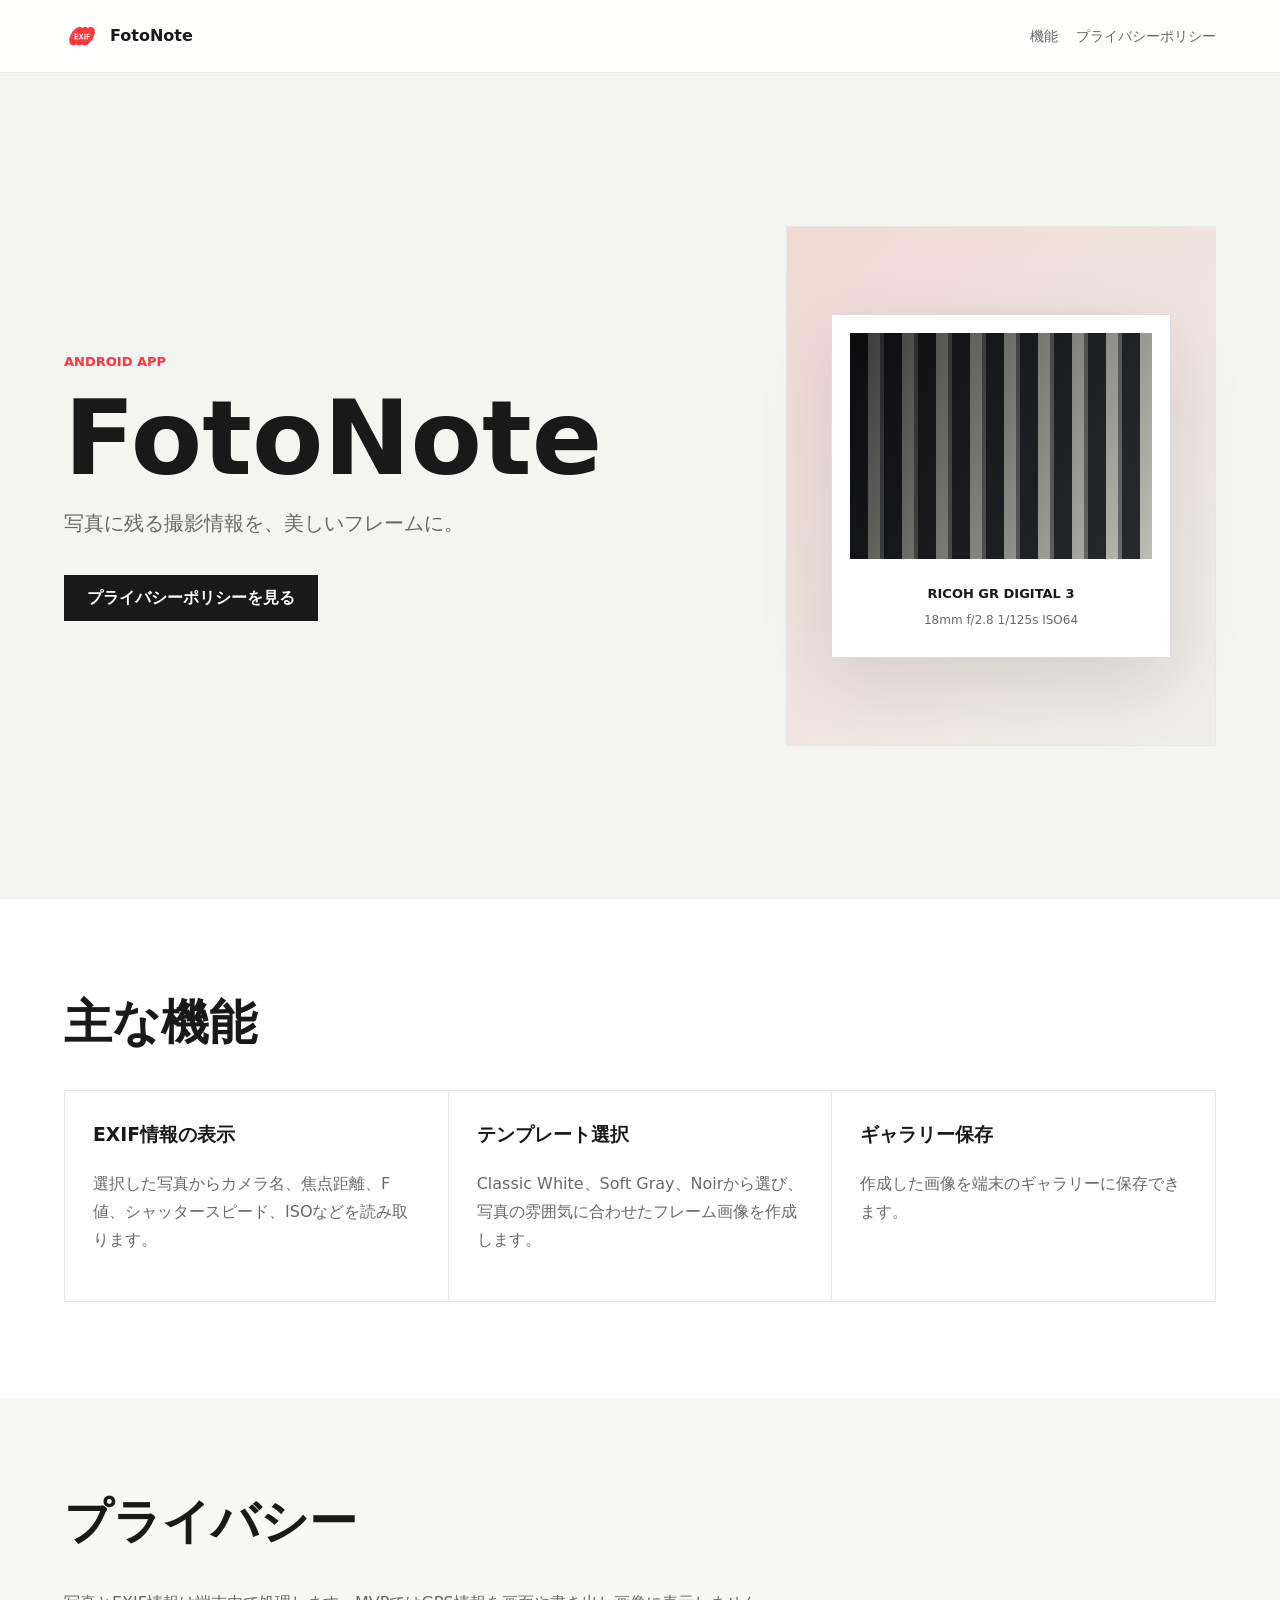
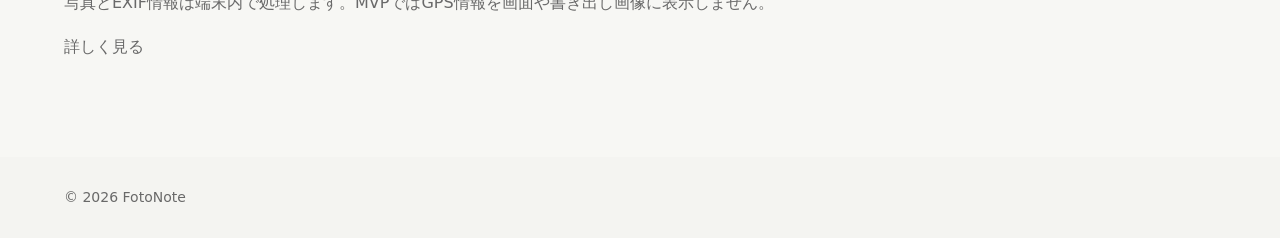
<file: site/index.html>
<!doctype html>
<html lang="ja">
  <head>
    <meta charset="utf-8">
    <meta name="viewport" content="width=device-width, initial-scale=1">
    <meta name="description" content="FotoNoteは、写真のEXIF情報を読み取り、カメラ情報付きのフレーム画像を作成できるAndroidアプリです。">
    <title>FotoNote</title>
    <link rel="stylesheet" href="styles.css">
    <link rel="icon" href="assets/icon.png">
  </head>
  <body>
    <header class="site-header">
      <a class="brand" href="index.html" aria-label="FotoNote ホーム">
        <img src="assets/icon.png" alt="" width="36" height="36">
        <span>FotoNote</span>
      </a>
      <nav aria-label="主要リンク">
        <a href="#features">機能</a>
        <a href="privacy.html">プライバシーポリシー</a>
      </nav>
    </header>

    <main>
      <section class="hero">
        <div class="hero-text">
          <p class="eyebrow">Android app</p>
          <h1>FotoNote</h1>
          <p class="lead">写真に残る撮影情報を、美しいフレームに。</p>
          <a class="primary-link" href="privacy.html">プライバシーポリシーを見る</a>
        </div>
        <div class="phone-preview" aria-label="FotoNoteの作成イメージ">
          <div class="frame-card">
            <div class="sample-photo"></div>
            <div class="meta-block">
              <strong>RICOH GR DIGITAL 3</strong>
              <span>18mm  f/2.8  1/125s  ISO64</span>
            </div>
          </div>
        </div>
      </section>

      <section id="features" class="section">
        <h2>主な機能</h2>
        <div class="feature-grid">
          <article>
            <h3>EXIF情報の表示</h3>
            <p>選択した写真からカメラ名、焦点距離、F値、シャッタースピード、ISOなどを読み取ります。</p>
          </article>
          <article>
            <h3>テンプレート選択</h3>
            <p>Classic White、Soft Gray、Noirから選び、写真の雰囲気に合わせたフレーム画像を作成します。</p>
          </article>
          <article>
            <h3>ギャラリー保存</h3>
            <p>作成した画像を端末のギャラリーに保存できます。</p>
          </article>
        </div>
      </section>

      <section class="section muted">
        <h2>プライバシー</h2>
        <p>写真とEXIF情報は端末内で処理します。MVPではGPS情報を画面や書き出し画像に表示しません。</p>
        <a class="text-link" href="privacy.html">詳しく見る</a>
      </section>
    </main>

    <footer>
      <span>© 2026 FotoNote</span>
    </footer>
  </body>
</html>
</file>
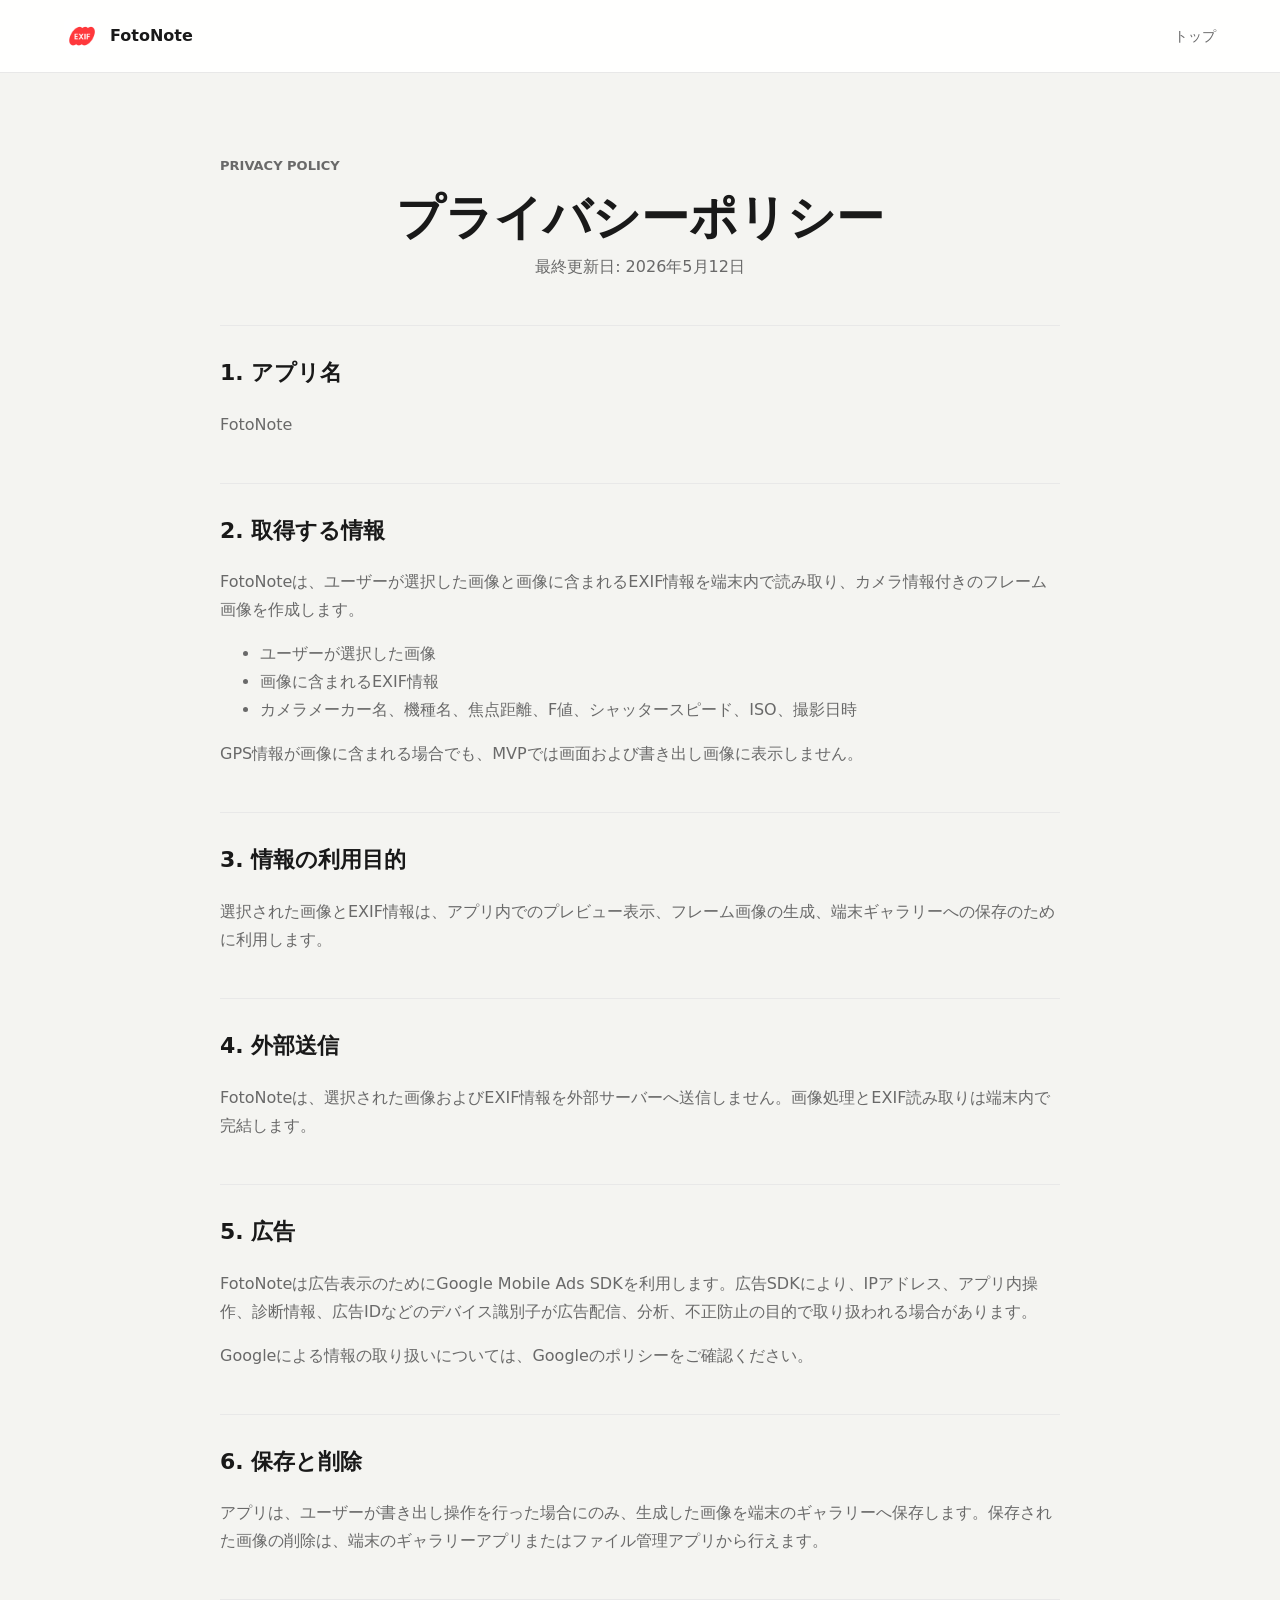
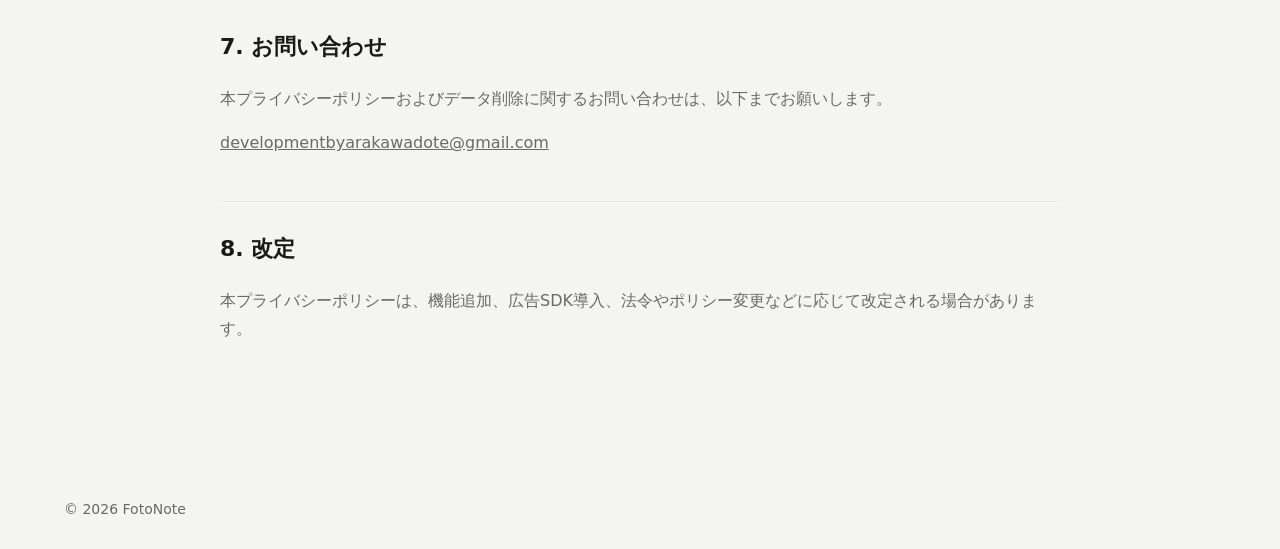
<file: site/privacy.html>
<!doctype html>
<html lang="ja">
  <head>
    <meta charset="utf-8">
    <meta name="viewport" content="width=device-width, initial-scale=1">
    <meta name="description" content="FotoNoteのプライバシーポリシーです。">
    <title>プライバシーポリシー | FotoNote</title>
    <link rel="stylesheet" href="styles.css">
    <link rel="icon" href="assets/icon.png">
  </head>
  <body>
    <header class="site-header">
      <a class="brand" href="index.html" aria-label="FotoNote ホーム">
        <img src="assets/icon.png" alt="" width="36" height="36">
        <span>FotoNote</span>
      </a>
      <nav aria-label="主要リンク">
        <a href="index.html">トップ</a>
      </nav>
    </header>

    <main class="policy">
      <p class="eyebrow">Privacy Policy</p>
      <h1>プライバシーポリシー</h1>
      <p class="updated">最終更新日: 2026年5月12日</p>

      <section>
        <h2>1. アプリ名</h2>
        <p>FotoNote</p>
      </section>

      <section>
        <h2>2. 取得する情報</h2>
        <p>FotoNoteは、ユーザーが選択した画像と画像に含まれるEXIF情報を端末内で読み取り、カメラ情報付きのフレーム画像を作成します。</p>
        <ul>
          <li>ユーザーが選択した画像</li>
          <li>画像に含まれるEXIF情報</li>
          <li>カメラメーカー名、機種名、焦点距離、F値、シャッタースピード、ISO、撮影日時</li>
        </ul>
        <p>GPS情報が画像に含まれる場合でも、MVPでは画面および書き出し画像に表示しません。</p>
      </section>

      <section>
        <h2>3. 情報の利用目的</h2>
        <p>選択された画像とEXIF情報は、アプリ内でのプレビュー表示、フレーム画像の生成、端末ギャラリーへの保存のために利用します。</p>
      </section>

      <section>
        <h2>4. 外部送信</h2>
        <p>FotoNoteは、選択された画像およびEXIF情報を外部サーバーへ送信しません。画像処理とEXIF読み取りは端末内で完結します。</p>
      </section>

      <section>
        <h2>5. 広告</h2>
        <p>FotoNoteは広告表示のためにGoogle Mobile Ads SDKを利用します。広告SDKにより、IPアドレス、アプリ内操作、診断情報、広告IDなどのデバイス識別子が広告配信、分析、不正防止の目的で取り扱われる場合があります。</p>
        <p>Googleによる情報の取り扱いについては、Googleのポリシーをご確認ください。</p>
      </section>

      <section>
        <h2>6. 保存と削除</h2>
        <p>アプリは、ユーザーが書き出し操作を行った場合にのみ、生成した画像を端末のギャラリーへ保存します。保存された画像の削除は、端末のギャラリーアプリまたはファイル管理アプリから行えます。</p>
      </section>

      <section>
        <h2>7. お問い合わせ</h2>
        <p>本プライバシーポリシーおよびデータ削除に関するお問い合わせは、以下までお願いします。</p>
        <p><a href="mailto:developmentbyarakawadote@gmail.com">developmentbyarakawadote@gmail.com</a></p>
      </section>

      <section>
        <h2>8. 改定</h2>
        <p>本プライバシーポリシーは、機能追加、広告SDK導入、法令やポリシー変更などに応じて改定される場合があります。</p>
      </section>
    </main>

    <footer>
      <span>© 2026 FotoNote</span>
    </footer>
  </body>
</html>
</file>
<file: site/styles.css>
:root {
  color-scheme: light;
  --text: #191919;
  --muted: #696969;
  --line: #e8e8e8;
  --paper: #ffffff;
  --canvas: #f4f4f1;
  --accent: #ff343d;
}

* {
  box-sizing: border-box;
}

body {
  margin: 0;
  background: var(--canvas);
  color: var(--text);
  font-family: system-ui, -apple-system, BlinkMacSystemFont, "Hiragino Sans", "Yu Gothic", "Meiryo", sans-serif;
  line-height: 1.75;
}

a {
  color: inherit;
}

.site-header {
  display: flex;
  align-items: center;
  justify-content: space-between;
  gap: 24px;
  padding: 18px clamp(20px, 5vw, 64px);
  border-bottom: 1px solid var(--line);
  background: rgba(255, 255, 255, 0.92);
  position: sticky;
  top: 0;
  z-index: 10;
}

.brand {
  display: inline-flex;
  align-items: center;
  gap: 10px;
  font-weight: 800;
  text-decoration: none;
}

.brand img {
  border-radius: 8px;
}

nav {
  display: flex;
  gap: 18px;
  font-size: 14px;
}

nav a,
.text-link {
  text-decoration: none;
  color: var(--muted);
}

nav a:hover,
.text-link:hover {
  color: var(--text);
}

.hero {
  display: grid;
  grid-template-columns: minmax(0, 1fr) minmax(280px, 430px);
  align-items: center;
  gap: clamp(32px, 7vw, 88px);
  min-height: calc(100vh - 74px);
  padding: clamp(42px, 8vw, 92px) clamp(20px, 5vw, 64px);
}

.eyebrow {
  margin: 0 0 12px;
  color: var(--accent);
  font-size: 13px;
  font-weight: 800;
  letter-spacing: 0;
  text-transform: uppercase;
}

h1,
h2,
h3,
p {
  margin-top: 0;
}

h1 {
  margin-bottom: 16px;
  font-size: clamp(48px, 9vw, 104px);
  line-height: 1;
  letter-spacing: 0;
}

.lead {
  max-width: 560px;
  color: var(--muted);
  font-size: 20px;
}

.primary-link {
  display: inline-flex;
  align-items: center;
  justify-content: center;
  min-height: 46px;
  margin-top: 14px;
  padding: 0 22px;
  border: 1px solid var(--text);
  background: var(--text);
  color: #fff;
  text-decoration: none;
  font-weight: 700;
}

.phone-preview {
  display: grid;
  place-items: center;
  min-height: 520px;
  border: 1px solid var(--line);
  background:
    linear-gradient(135deg, rgba(255, 52, 61, 0.12), rgba(255, 255, 255, 0)),
    #efefea;
}

.frame-card {
  width: min(82%, 340px);
  padding: 18px 18px 26px;
  background: var(--paper);
  border: 1px solid #dddddd;
  box-shadow: 0 24px 70px rgba(24, 24, 24, 0.12);
}

.sample-photo {
  aspect-ratio: 4 / 3;
  background:
    linear-gradient(115deg, rgba(0, 0, 0, 0.72), rgba(0, 0, 0, 0.06)),
    repeating-linear-gradient(90deg, #2b2d31 0 18px, #c9c9c4 18px 30px, #777 30px 34px);
}

.meta-block {
  display: grid;
  justify-items: center;
  gap: 4px;
  padding-top: 24px;
  font-size: 13px;
}

.meta-block span {
  color: var(--muted);
  font-size: 12px;
}

.section {
  padding: clamp(52px, 8vw, 96px) clamp(20px, 5vw, 64px);
  background: var(--paper);
}

.section h2,
.policy h1 {
  font-size: clamp(30px, 5vw, 48px);
  line-height: 1.15;
}

.feature-grid {
  display: grid;
  grid-template-columns: repeat(3, minmax(0, 1fr));
  gap: 1px;
  margin-top: 28px;
  background: var(--line);
  border: 1px solid var(--line);
}

.feature-grid article {
  min-height: 210px;
  padding: 28px;
  background: var(--paper);
}

.feature-grid p,
.section p,
.policy p,
.policy li {
  color: var(--muted);
}

.muted {
  background: #f7f7f4;
}

.policy {
  max-width: 880px;
  margin: 0 auto;
  padding: clamp(42px, 7vw, 82px) 20px;
}

.policy h1 {
  margin-bottom: 8px;
  text-align: center;
}

.updated {
  margin-bottom: 44px;
  text-align: center;
}

.policy section {
  padding: 28px 0;
  border-top: 1px solid var(--line);
}

.policy h2 {
  font-size: 22px;
}

.placeholder {
  color: var(--accent);
  font-weight: 700;
}

footer {
  padding: 28px clamp(20px, 5vw, 64px);
  color: var(--muted);
  font-size: 14px;
}

@media (max-width: 780px) {
  .site-header {
    align-items: flex-start;
    flex-direction: column;
  }

  .hero {
    grid-template-columns: 1fr;
    min-height: auto;
  }

  h1 {
    font-size: 56px;
  }

  .phone-preview {
    min-height: 420px;
  }

  .feature-grid {
    grid-template-columns: 1fr;
  }
}
</file>
